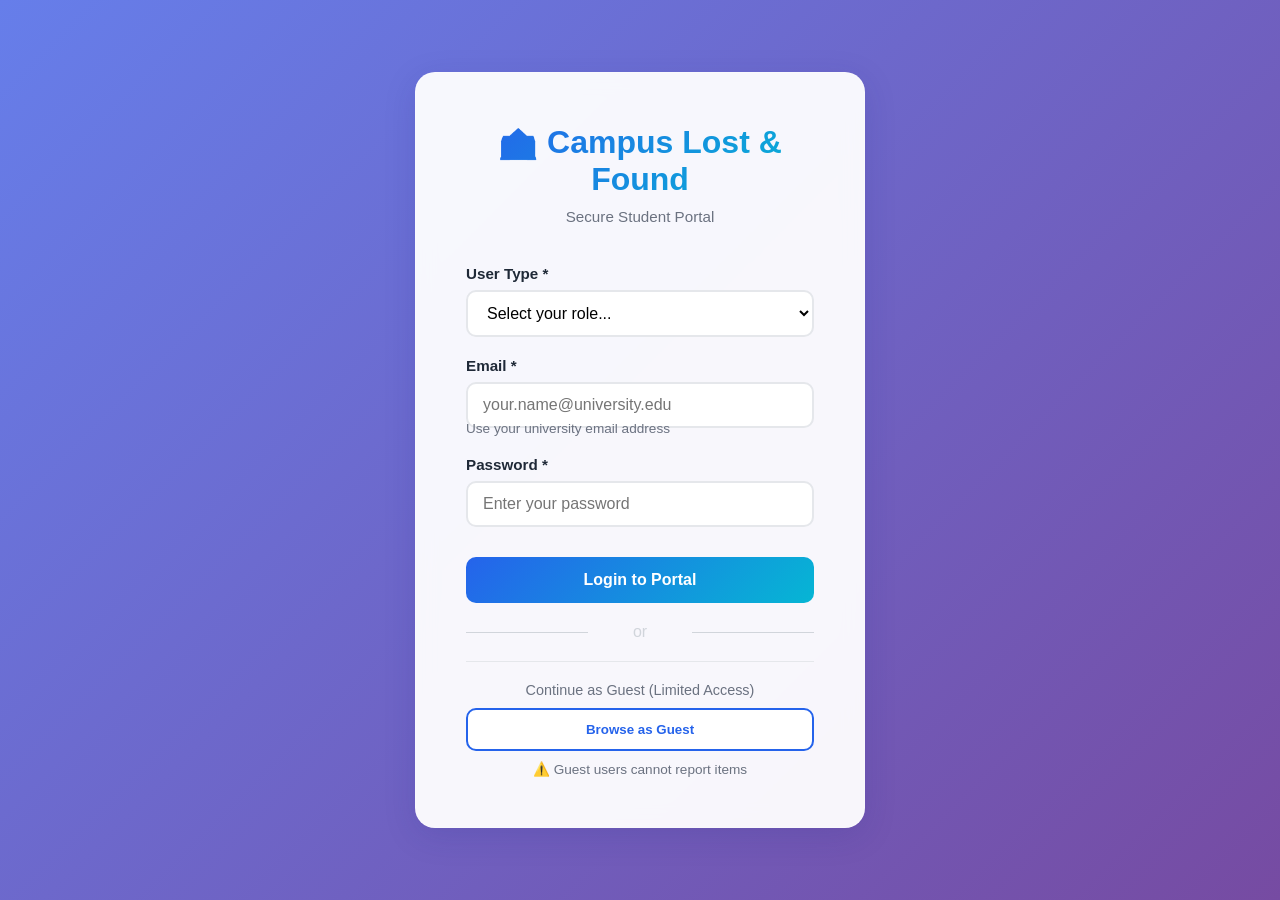
<file: login.html>
<!DOCTYPE html>
<html lang="en">
<head>
    <meta charset="UTF-8">
    <meta name="viewport" content="width=device-width, initial-scale=1.0">
    <title>Login - Campus Lost & Found</title>
    <link rel="stylesheet" href="styles.css">
    <style>
        .login-page {
            min-height: 100vh;
            display: flex;
            align-items: center;
            justify-content: center;
            padding: 20px;
            background: linear-gradient(135deg, #667eea 0%, #764ba2 100%);
            position: relative;
            overflow: hidden;
        }

        .login-container {
            background: rgba(255, 255, 255, 0.95);
            backdrop-filter: blur(10px);
            border: 1px solid rgba(255, 255, 255, 0.2);
            border-radius: 20px;
            padding: 50px;
            max-width: min(450px, 90vw);
            width: 100%;
            box-shadow: 0 8px 32px rgba(31, 38, 135, 0.15);
            animation: slideUp 0.6s ease;
            position: relative;
            z-index: 10;
        }

        .login-header {
            text-align: center;
            margin-bottom: 40px;
        }

        .login-header h1 {
            font-size: 2rem;
            background: linear-gradient(135deg, #2563eb, #06b6d4);
            -webkit-background-clip: text;
            -webkit-text-fill-color: transparent;
            background-clip: text;
            margin-bottom: 10px;
        }

        .login-header p {
            color: #6b7280;
            font-size: 0.95rem;
        }

        .login-form {
            display: flex;
            flex-direction: column;
            gap: 20px;
        }

        .form-group {
            display: flex;
            flex-direction: column;
            gap: 8px;
        }

        .form-group label {
            font-weight: 600;
            color: #1f2937;
            font-size: 0.95rem;
        }

        .form-group input,
        .form-group select {
            padding: 12px 15px;
            border: 2px solid #e5e7eb;
            border-radius: 10px;
            font-size: 1rem;
            font-family: inherit;
            transition: all 0.3s ease;
            background: white;
        }

        .form-group input:focus,
        .form-group select:focus {
            outline: none;
            border-color: #2563eb;
            box-shadow: 0 0 0 3px rgba(37, 99, 235, 0.1);
            background: white;
        }

        .email-domain-hint {
            font-size: 0.85rem;
            color: #6b7280;
            margin-top: -15px;
        }

        .login-button {
            padding: 14px;
            background: linear-gradient(135deg, #2563eb, #06b6d4);
            color: white;
            border: none;
            border-radius: 10px;
            font-size: 1rem;
            font-weight: 600;
            cursor: pointer;
            transition: all 0.3s ease;
            margin-top: 10px;
        }

        .login-button:hover {
            transform: translateY(-2px);
            box-shadow: 0 8px 25px rgba(37, 99, 235, 0.4);
        }

        .login-button:active {
            transform: translateY(0);
        }

        .divider {
            text-align: center;
            color: #d1d5db;
            margin: 20px 0;
            position: relative;
        }

        .divider::before,
        .divider::after {
            content: '';
            position: absolute;
            top: 50%;
            width: 35%;
            height: 1px;
            background: #d1d5db;
        }

        .divider::before {
            left: 0;
        }

        .divider::after {
            right: 0;
        }

        .guest-login {
            border-top: 1px solid #e5e7eb;
            padding-top: 20px;
            text-align: center;
        }

        .guest-btn {
            background: white;
            color: #2563eb;
            border: 2px solid #2563eb;
            padding: 12px;
            border-radius: 10px;
            font-weight: 600;
            cursor: pointer;
            transition: all 0.3s ease;
            width: 100%;
        }

        .guest-btn:hover {
            background: #f3f4f6;
        }

        .guest-text {
            font-size: 0.9rem;
            color: #6b7280;
            margin-bottom: 10px;
        }

        .error-message {
            padding: 12px;
            background: #fee2e2;
            color: #dc2626;
            border-radius: 8px;
            border-left: 4px solid #dc2626;
            display: none;
            animation: slideDown 0.3s ease;
        }

        .success-message {
            padding: 12px;
            background: #dcfce7;
            color: #15803d;
            border-radius: 8px;
            border-left: 4px solid #15803d;
            display: none;
            animation: slideDown 0.3s ease;
        }

        .user-type-badge {
            text-align: center;
            margin-top: 20px;
            padding: 10px;
            background: #f3f4f6;
            border-radius: 8px;
            font-size: 0.9rem;
            color: #6b7280;
        }

        @keyframes slideDown {
            from {
                opacity: 0;
                transform: translateY(-10px);
            }
            to {
                opacity: 1;
                transform: translateY(0);
            }
        }

        @media (max-width: 480px) {
            .login-container {
                padding: 30px 20px;
                max-width: 95vw;
            }

            .login-header h1 {
                font-size: 1.5rem;
            }
        }

        /* Dark mode support for login page */
        body.dark-mode .login-container {
            background: #1f2937;
            border: 1px solid #374151;
        }

        body.dark-mode .login-header p {
            color: #9ca3af;
        }

        body.dark-mode .form-group label {
            color: #e5e7eb;
        }

        body.dark-mode .form-group input,
        body.dark-mode .form-group select {
            background: #111827;
            color: #e5e7eb;
            border-color: #374151;
        }

        body.dark-mode .form-group input:focus,
        body.dark-mode .form-group select:focus {
            outline: none;
            border-color: #60a5fa;
            box-shadow: 0 0 0 3px rgba(96, 165, 250, 0.2);
            background: #111827;
        }

        body.dark-mode .form-group input::placeholder,
        body.dark-mode .form-group select::placeholder {
            color: #9ca3af;
        }

        body.dark-mode .email-domain-hint {
            color: #9ca3af;
        }

        body.dark-mode .divider {
            color: #374151;
        }

        body.dark-mode .divider::before,
        body.dark-mode .divider::after {
            background: #374151;
        }

        body.dark-mode .guest-login {
            border-top-color: #374151;
        }

        body.dark-mode .guest-btn {
            background: #111827;
            color: #60a5fa;
            border-color: #374151;
        }

        body.dark-mode .guest-btn:hover {
            background: #1f2937;
        }

        body.dark-mode .guest-text {
            color: #9ca3af;
        }

        body.dark-mode .error-message {
            background: rgba(220, 38, 38, 0.2);
            color: #fca5a5;
            border-left-color: #fca5a5;
        }

        body.dark-mode .success-message {
            background: rgba(16, 185, 129, 0.2);
            color: #86efac;
            border-left-color: #86efac;
        }

        body.dark-mode .user-type-badge {
            background: #111827;
            color: #9ca3af;
        }
    </style>
</head>
<body>
    <!-- Full Page Floating Background -->
    <div class="page-floating-background">
        <div class="floating-item item-1">📱</div>
        <div class="floating-item item-2">⌚</div>
        <div class="floating-item item-3">👜</div>
        <div class="floating-item item-4">💼</div>
        <div class="floating-item item-5">🎧</div>
        <div class="floating-item item-6">🔑</div>
        <div class="floating-item item-7">🎓</div>
        <div class="floating-item item-8">👓</div>
    </div>

    <div class="login-page">
        <div class="hero-background">
            <div class="floating-item item-1">📱</div>
            <div class="floating-item item-2">⌚</div>
            <div class="floating-item item-3">👜</div>
            <div class="floating-item item-4">💼</div>
            <div class="floating-item item-5">🎧</div>
            <div class="floating-item item-6">🔑</div>
            <div class="floating-item item-7">🎓</div>
            <div class="floating-item item-8">👓</div>
        </div>
        <div class="login-container">
            <div class="login-header">
                <h1>🏫 Campus Lost & Found</h1>
                <p>Secure Student Portal</p>
            </div>

            <div id="errorMessage" class="error-message"></div>
            <div id="successMessage" class="success-message"></div>

            <form class="login-form" id="loginForm">
                <div class="form-group">
                    <label for="userType">User Type *</label>
                    <select id="userType" required onchange="updateEmailHint()">
                        <option value="">Select your role...</option>
                        <option value="student">🎓 Student</option>
                        <option value="staff">👨‍💼 Campus Staff</option>
                    </select>
                </div>

                <div class="form-group">
                    <label for="email">Email *</label>
                    <input type="email" id="email" name="email" placeholder="your.name@university.edu" required>
                    <div class="email-domain-hint" id="emailHint">Use your university email address</div>
                </div>

                <div class="form-group">
                    <label for="password">Password *</label>
                    <input type="password" id="password" name="password" placeholder="Enter your password" required>
                </div>

                <button type="submit" class="login-button">Login to Portal</button>
            </form>

            <div class="divider">or</div>

            <div class="guest-login">
                <p class="guest-text">Continue as Guest (Limited Access)</p>
                <button type="button" class="guest-btn" onclick="loginAsGuest()">Browse as Guest</button>
                <p style="font-size: 0.85rem; color: #6b7280; margin-top: 10px;">
                    ⚠️ Guest users cannot report items
                </p>
            </div>

            <div class="user-type-badge" id="userTypeBadge" style="display: none;">
                You will be logged in as: <strong id="userTypeDisplay"></strong>
            </div>
        </div>
    </div>

    <script>
        // Initialize authentication system
        function initAuthSystem() {
            if (!localStorage.getItem('registeredUsers')) {
                // Pre-register some test users
                const testUsers = {
                    'test@university.edu': { password: 'test123', type: 'student', name: 'Test Student' },
                    'admin@university.edu': { password: 'admin123', type: 'staff', name: 'Admin Staff', isAdmin: true }
                };
                localStorage.setItem('registeredUsers', JSON.stringify(testUsers));
            }
        }

        function updateEmailHint() {
            const userType = document.getElementById('userType').value;
            const emailHint = document.getElementById('emailHint');
            
            if (userType === 'student') {
                emailHint.textContent = 'Use your student email (@university.edu)';
            } else if (userType === 'staff') {
                emailHint.textContent = 'Use your staff email (@university.edu)';
            } else {
                emailHint.textContent = 'Use your university email address';
            }
        }

        function validateUniversityEmail(email) {
            const universityDomains = ['university.edu', 'uni.edu', 'college.edu', 'student.edu'];
            const domain = email.split('@')[1];
            return universityDomains.some(d => domain === d);
        }

        document.getElementById('loginForm').addEventListener('submit', function(e) {
            e.preventDefault();

            const email = document.getElementById('email').value;
            const password = document.getElementById('password').value;
            const userType = document.getElementById('userType').value;
            const errorMsg = document.getElementById('errorMessage');
            const successMsg = document.getElementById('successMessage');

            errorMsg.style.display = 'none';
            successMsg.style.display = 'none';

            // Validate university email
            if (!validateUniversityEmail(email)) {
                errorMsg.textContent = '❌ Please use your university email address';
                errorMsg.style.display = 'block';
                return;
            }

            // Check credentials
            const registeredUsers = JSON.parse(localStorage.getItem('registeredUsers'));
            const user = registeredUsers[email];

            if (!user) {
                errorMsg.textContent = '❌ Email not found. Please register first or contact your administrator.';
                errorMsg.style.display = 'block';
                return;
            }

            if (user.password !== password) {
                errorMsg.textContent = '❌ Incorrect password. Please try again.';
                errorMsg.style.display = 'block';
                return;
            }

            if (user.type !== userType) {
                errorMsg.textContent = `❌ This account is registered as a ${user.type}. Please select the correct user type.`;
                errorMsg.style.display = 'block';
                return;
            }

            // Successful login
            const sessionData = {
                email: email,
                name: user.name,
                type: userType,
                isAdmin: user.isAdmin || false,
                loginTime: new Date().toISOString()
            };

            localStorage.setItem('currentUser', JSON.stringify(sessionData));
            localStorage.setItem('isLoggedIn', 'true');

            successMsg.textContent = `✅ Welcome ${user.name}! Redirecting...`;
            successMsg.style.display = 'block';

            setTimeout(() => {
                window.location.href = 'index.html';
            }, 1500);
        });

        function loginAsGuest() {
            const sessionData = {
                email: 'guest@university.edu',
                name: 'Guest User',
                type: 'guest',
                isAdmin: false,
                loginTime: new Date().toISOString()
            };

            localStorage.setItem('currentUser', JSON.stringify(sessionData));
            localStorage.setItem('isLoggedIn', 'true');

            setTimeout(() => {
                window.location.href = 'index.html';
            }, 500);
        }

        // Initialize on page load
        document.addEventListener('DOMContentLoaded', function() {
            initAuthSystem();
            
            // Check if already logged in
            if (localStorage.getItem('isLoggedIn') === 'true') {
                window.location.href = 'index.html';
            }
        });
    </script>
</body>
</html>
</file>
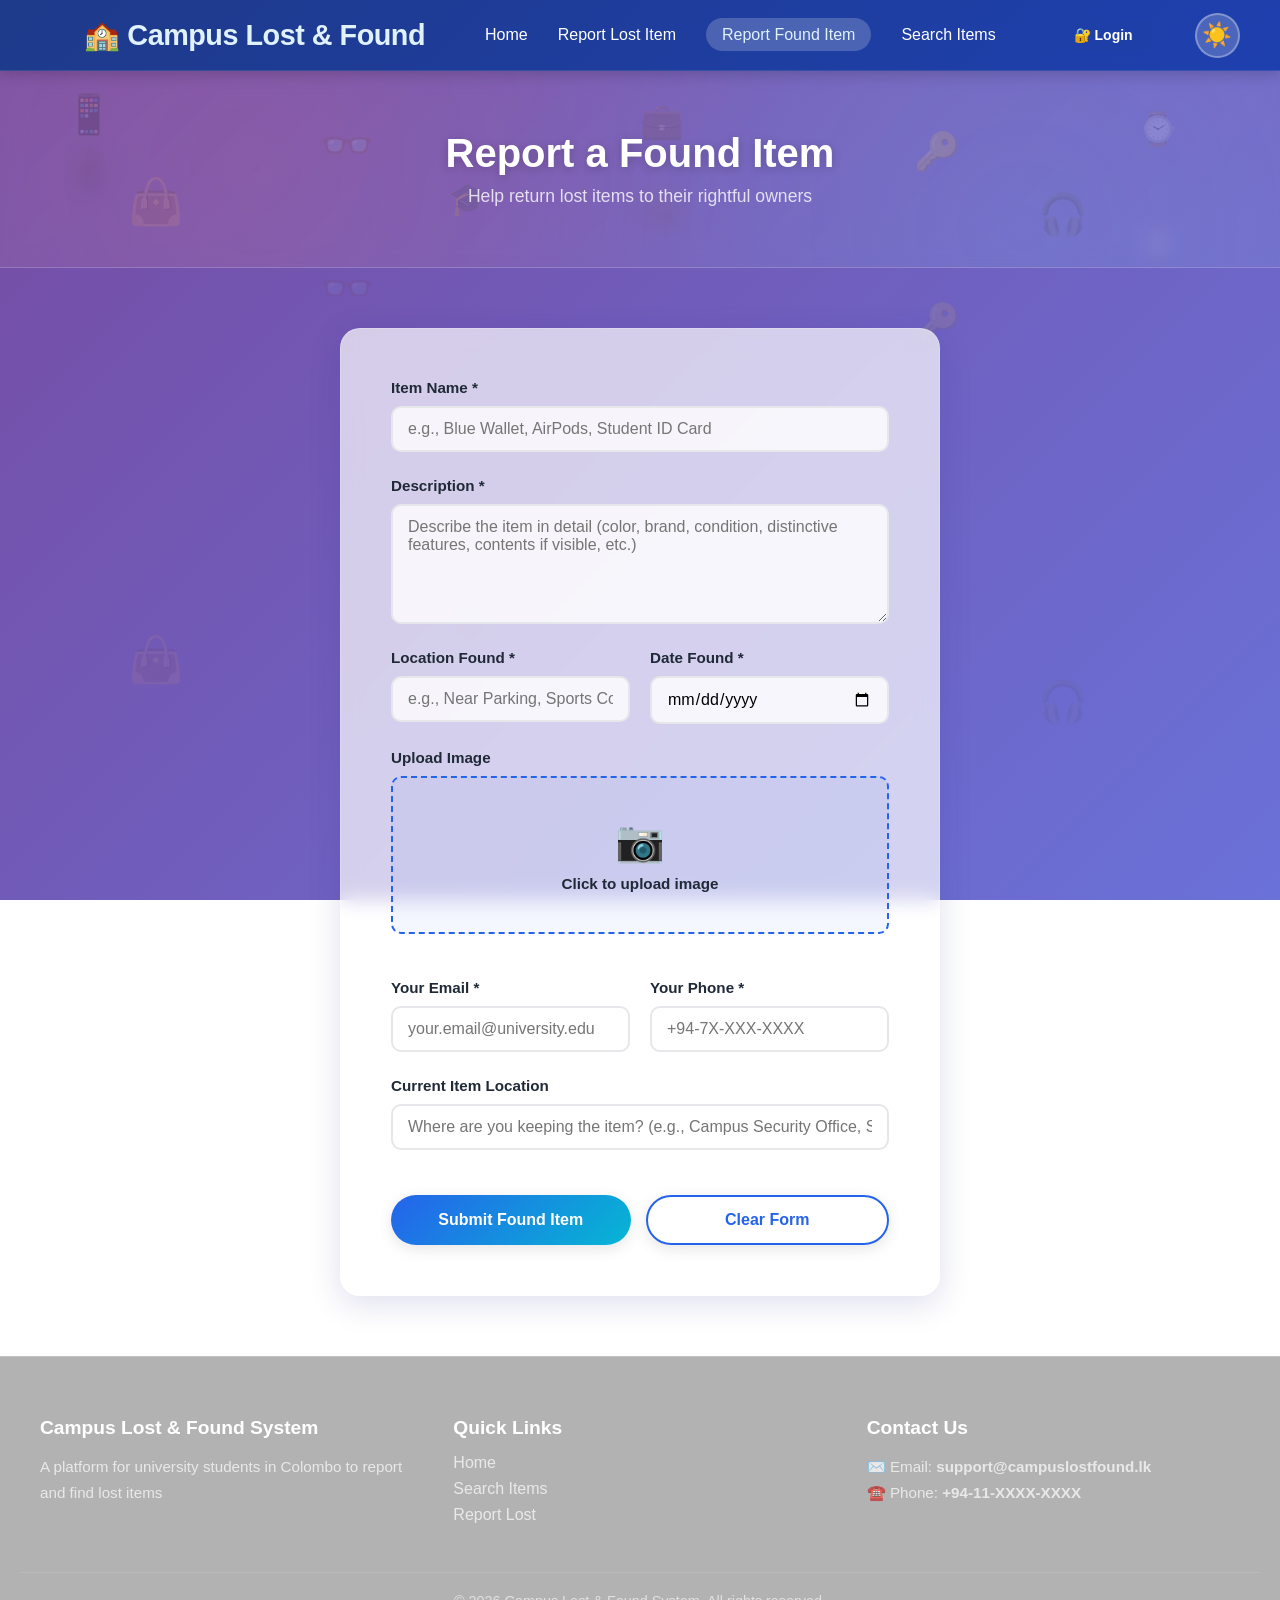
<file: report-found.html>
<!DOCTYPE html>
<html lang="en">
<head>
    <meta charset="UTF-8">
    <meta name="viewport" content="width=device-width, initial-scale=1.0">
    <title>Report Found Item - Campus Lost & Found</title>
    <link rel="stylesheet" href="styles.css">
</head>
<body>
    <!-- Full Page Floating Background -->
    <div class="page-floating-background">
        <div class="floating-item item-1">📱</div>
        <div class="floating-item item-2">⌚</div>
        <div class="floating-item item-3">👜</div>
        <div class="floating-item item-4">💼</div>
        <div class="floating-item item-5">🎧</div>
        <div class="floating-item item-6">🔑</div>
        <div class="floating-item item-7">🎓</div>
        <div class="floating-item item-8">👓</div>
    </div>

    <!-- Navigation Bar -->
    <nav class="navbar">
        <div class="nav-container">
            <div class="nav-logo">
                <h1>🏫 Campus Lost & Found</h1>
            </div>
            <button class="nav-toggle" id="navToggle" aria-label="Toggle navigation menu">☰</button>
            <ul class="nav-menu" id="navMenu">
                <li class="nav-item">
                    <a href="index.html" class="nav-link">Home</a>
                </li>
                <li class="nav-item">
                    <a href="report-lost.html" class="nav-link">Report Lost Item</a>
                </li>
                <li class="nav-item">
                    <a href="report-found.html" class="nav-link active">Report Found Item</a>
                </li>
                <li class="nav-item">
                    <a href="search.html" class="nav-link">Search Items</a>
                </li>
                <li class="nav-item nav-item-more">
                    <button class="nav-link more-btn" id="moreBtn" aria-expanded="false">More ▾</button>
                    <ul class="more-dropdown" id="moreDropdown">
                        <li><a href="index.html">Home</a></li>
                        <li><a href="report-lost.html">Report Lost Item</a></li>
                        <li><a href="report-found.html">Report Found Item</a></li>
                        <li><a href="search.html">Search Items</a></li>
                    </ul>
                </li>
            </ul>
            <div class="navbar-buttons">
            </div>
            <button class="dark-mode-toggle" id="darkModeToggle" title="Toggle Dark Mode">
                <span class="sun-icon">☀️</span>
                <span class="moon-icon">🌙</span>
            </button>
        </div>
    </nav>

    <!-- Page Header -->
    <section class="page-header">
        <h1>Report a Found Item</h1>
        <p>Help return lost items to their rightful owners</p>
        <div class="hero-background">
            <div class="floating-item item-1">📱</div>
            <div class="floating-item item-2">⌚</div>
            <div class="floating-item item-3">👜</div>
            <div class="floating-item item-4">💼</div>
            <div class="floating-item item-5">🎧</div>
            <div class="floating-item item-6">🔑</div>
            <div class="floating-item item-7">🎓</div>
            <div class="floating-item item-8">👓</div>
        </div>
    </section>

    <!-- Form Section -->
    <section class="form-section">
        <div class="container">
            <div class="form-container glass-effect">
                <form id="foundItemForm" class="form">
                    <div class="form-group">
                        <label for="itemName">Item Name *</label>
                        <input type="text" id="itemName" name="itemName" required placeholder="e.g., Blue Wallet, AirPods, Student ID Card">
                    </div>

                    <div class="form-group">
                        <label for="itemDescription">Description *</label>
                        <textarea id="itemDescription" name="itemDescription" required placeholder="Describe the item in detail (color, brand, condition, distinctive features, contents if visible, etc.)"></textarea>
                    </div>

                    <div class="form-row">
                        <div class="form-group">
                            <label for="locationFound">Location Found *</label>
                            <input type="text" id="locationFound" name="locationFound" required placeholder="e.g., Near Parking, Sports Complex, Engineering Building">
                        </div>

                        <div class="form-group">
                            <label for="dateFound">Date Found *</label>
                            <input type="date" id="dateFound" name="dateFound" required>
                        </div>
                    </div>

                    <div class="form-group">
                        <label for="imageUpload">Upload Image</label>
                        <div class="file-upload">
                            <input type="file" id="imageUpload" name="imageUpload" accept="image/*">
                            <label for="imageUpload" class="file-label">
                                <span class="file-icon">📷</span>
                                <span>Click to upload image</span>
                            </label>
                            <div id="imagePreview" class="image-preview"></div>
                            <div id="imageQuality" class="image-quality" style="display: none; margin-top: 10px; padding: 10px; background: #f0f9ff; border-radius: 8px; font-size: 13px;"></div>
                        </div>
                    </div>

                    <div class="form-row">
                        <div class="form-group">
                            <label for="contactEmail">Your Email *</label>
                            <input type="email" id="contactEmail" name="contactEmail" required placeholder="your.email@university.edu">
                        </div>

                        <div class="form-group">
                            <label for="contactPhone">Your Phone *</label>
                            <input type="tel" id="contactPhone" name="contactPhone" required placeholder="+94-7X-XXX-XXXX">
                        </div>
                    </div>

                    <div class="form-group">
                        <label for="currentLocation">Current Item Location</label>
                        <input type="text" id="currentLocation" name="currentLocation" placeholder="Where are you keeping the item? (e.g., Campus Security Office, Student Center)">
                    </div>

                    <div class="form-buttons">
                        <button type="submit" class="btn btn-primary">Submit Found Item</button>
                        <button type="reset" class="btn btn-outline">Clear Form</button>
                    </div>
                </form>

                <div id="successMessage" class="success-message" style="display: none;">
                    ✅ Thank you! Your found item has been reported. We'll notify potential owners if a match is found.
                </div>
            </div>
        </div>
    </section>

    <!-- Footer -->
    <footer class="footer">
        <div class="footer-content">
            <div class="footer-section">
                <h4>Campus Lost & Found System</h4>
                <p>A platform for university students in Colombo to report and find lost items</p>
            </div>
            <div class="footer-section">
                <h4>Quick Links</h4>
                <ul>
                    <li><a href="index.html">Home</a></li>
                    <li><a href="search.html">Search Items</a></li>
                    <li><a href="report-lost.html">Report Lost</a></li>
                </ul>
            </div>
            <div class="footer-section">
                <h4>Contact Us</h4>
                <p>✉️ Email: <strong>support@campuslostfound.lk</strong></p>
                <p>☎️ Phone: <strong>+94-11-XXXX-XXXX</strong></p>
            </div>
        </div>
        <div class="footer-bottom">
            <p>&copy; 2026 Campus Lost & Found System. All rights reserved.</p>
        </div>
    </footer>

    <script src="script.js"></script>
    <script>
        // Handle found item form submission
        document.getElementById('foundItemForm').addEventListener('submit', handleFoundItemSubmit);
        document.getElementById('imageUpload').addEventListener('change', previewImage);
    </script>
</body>
</html>
</file>
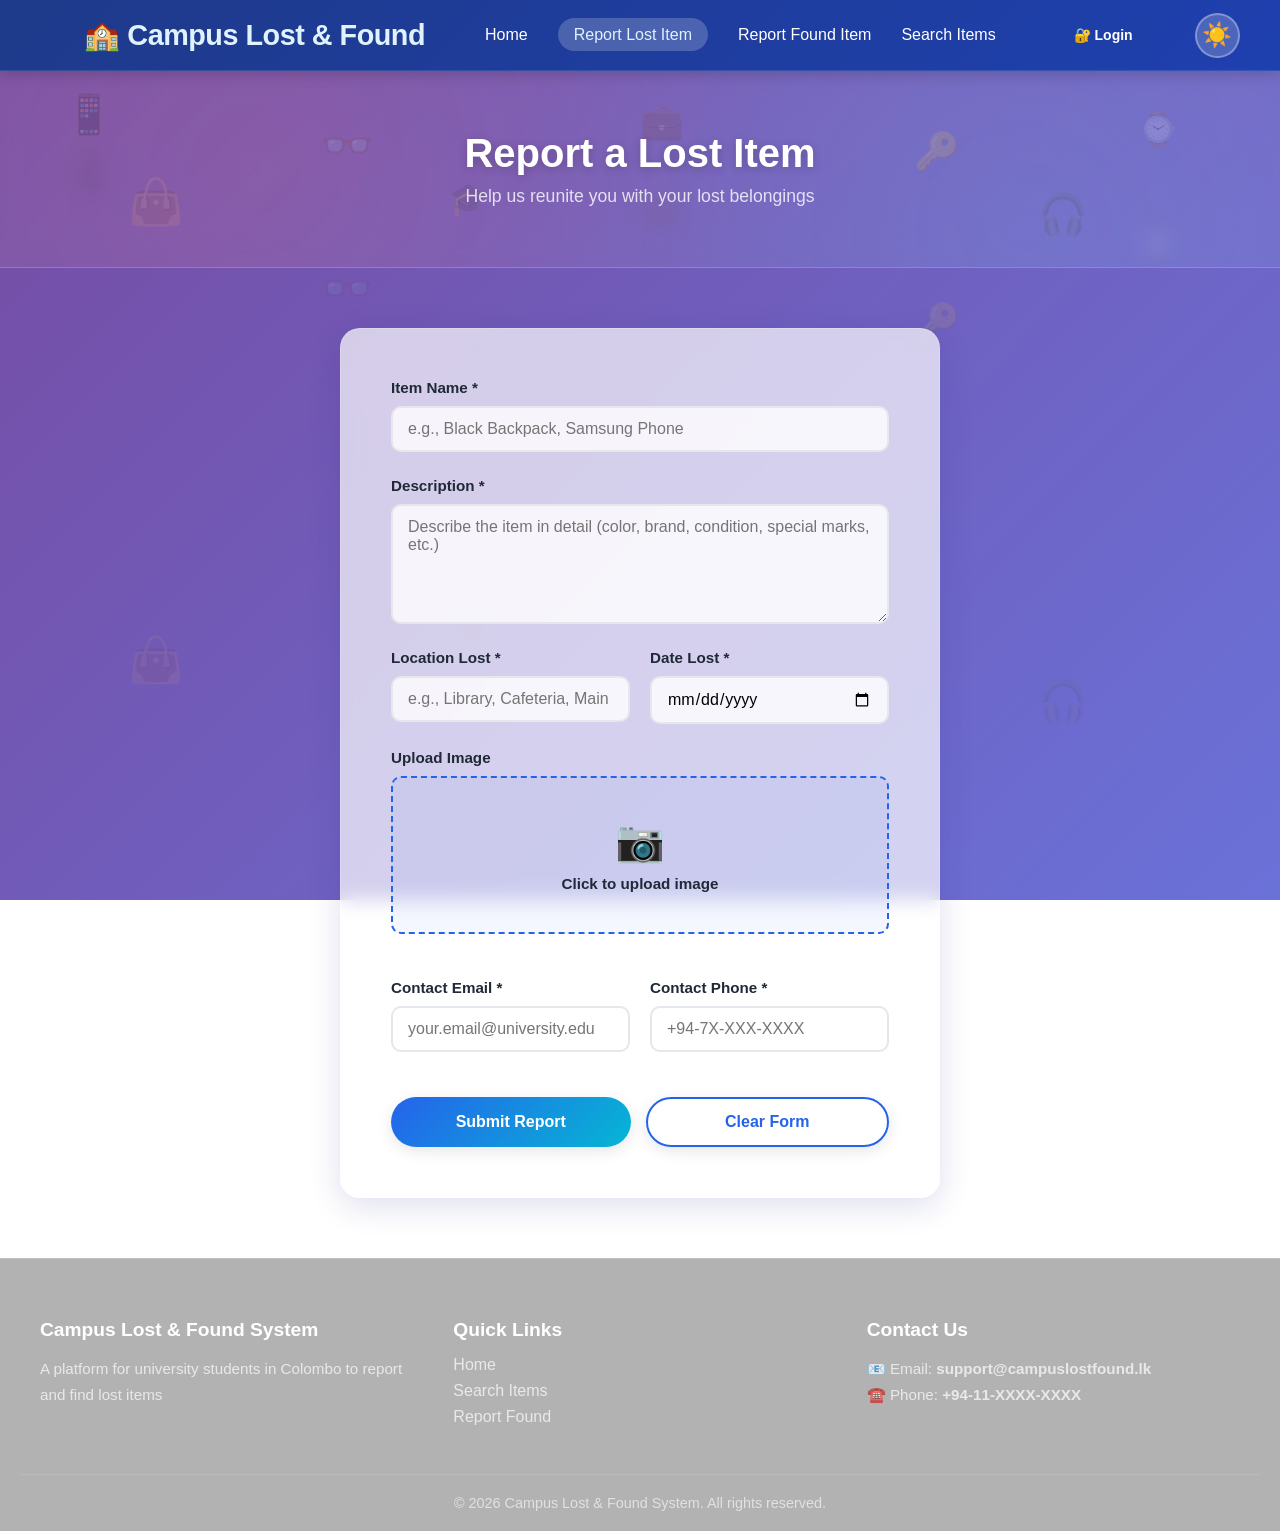
<file: report-lost.html>
<!DOCTYPE html>
<html lang="en">
<head>
    <meta charset="UTF-8">
    <meta name="viewport" content="width=device-width, initial-scale=1.0">
    <title>Report Lost Item - Campus Lost & Found</title>
    <link rel="stylesheet" href="styles.css">
</head>
<body>
    <!-- Full Page Floating Background -->
    <div class="page-floating-background">
        <div class="floating-item item-1">📱</div>
        <div class="floating-item item-2">⌚</div>
        <div class="floating-item item-3">👜</div>
        <div class="floating-item item-4">💼</div>
        <div class="floating-item item-5">🎧</div>
        <div class="floating-item item-6">🔑</div>
        <div class="floating-item item-7">🎓</div>
        <div class="floating-item item-8">👓</div>
    </div>

    <!-- Navigation Bar -->
    <nav class="navbar">
        <div class="nav-container">
            <div class="nav-logo">
                <h1>🏫 Campus Lost & Found</h1>
            </div>
            <button class="nav-toggle" id="navToggle" aria-label="Toggle navigation menu">☰</button>
            <ul class="nav-menu" id="navMenu">
                <li class="nav-item">
                    <a href="index.html" class="nav-link">Home</a>
                </li>
                <li class="nav-item">
                    <a href="report-lost.html" class="nav-link active">Report Lost Item</a>
                </li>
                <li class="nav-item">
                    <a href="report-found.html" class="nav-link">Report Found Item</a>
                </li>
                <li class="nav-item">
                    <a href="search.html" class="nav-link">Search Items</a>
                </li>
                <li class="nav-item nav-item-more">
                    <button class="nav-link more-btn" id="moreBtn" aria-expanded="false">More ▾</button>
                    <ul class="more-dropdown" id="moreDropdown">
                        <li><a href="index.html">Home</a></li>
                        <li><a href="report-lost.html">Report Lost Item</a></li>
                        <li><a href="report-found.html">Report Found Item</a></li>
                        <li><a href="search.html">Search Items</a></li>
                    </ul>
                </li>
            </ul>
            <div class="navbar-buttons">
            </div>
            <button class="dark-mode-toggle" id="darkModeToggle" title="Toggle Dark Mode">
                <span class="sun-icon">☀️</span>
                <span class="moon-icon">🌙</span>
            </button>
        </div>
    </nav>

    <!-- Page Header -->
    <section class="page-header">
        <h1>Report a Lost Item</h1>
        <p>Help us reunite you with your lost belongings</p>
        <div class="hero-background">
            <div class="floating-item item-1">📱</div>
            <div class="floating-item item-2">⌚</div>
            <div class="floating-item item-3">👜</div>
            <div class="floating-item item-4">💼</div>
            <div class="floating-item item-5">🎧</div>
            <div class="floating-item item-6">🔑</div>
            <div class="floating-item item-7">🎓</div>
            <div class="floating-item item-8">👓</div>
        </div>
    </section>

    <!-- Form Section -->
    <section class="form-section">
        <div class="container">
            <div class="form-container glass-effect">
                <form id="lostItemForm" class="form">
                    <div class="form-group">
                        <label for="itemName">Item Name *</label>
                        <input type="text" id="itemName" name="itemName" required placeholder="e.g., Black Backpack, Samsung Phone">
                    </div>

                    <div class="form-group">
                        <label for="itemDescription">Description *</label>
                        <textarea id="itemDescription" name="itemDescription" required placeholder="Describe the item in detail (color, brand, condition, special marks, etc.)"></textarea>
                    </div>

                    <div class="form-row">
                        <div class="form-group">
                            <label for="locationLost">Location Lost *</label>
                            <input type="text" id="locationLost" name="locationLost" required placeholder="e.g., Library, Cafeteria, Main Hall">
                        </div>

                        <div class="form-group">
                            <label for="dateLost">Date Lost *</label>
                            <input type="date" id="dateLost" name="dateLost" required>
                        </div>
                    </div>

                    <div class="form-group">
                        <label for="imageUpload">Upload Image</label>
                        <div class="file-upload">
                            <input type="file" id="imageUpload" name="imageUpload" accept="image/*">
                            <label for="imageUpload" class="file-label">
                                <span class="file-icon">📷</span>
                                <span>Click to upload image</span>
                            </label>
                            <div id="imagePreview" class="image-preview"></div>
                            <div id="imageQuality" class="image-quality" style="display: none; margin-top: 10px; padding: 10px; background: #f0f9ff; border-radius: 8px; font-size: 13px;"></div>
                        </div>
                    </div>

                    <div class="form-row">
                        <div class="form-group">
                            <label for="contactEmail">Contact Email *</label>
                            <input type="email" id="contactEmail" name="contactEmail" required placeholder="your.email@university.edu">
                        </div>

                        <div class="form-group">
                            <label for="contactPhone">Contact Phone *</label>
                            <input type="tel" id="contactPhone" name="contactPhone" required placeholder="+94-7X-XXX-XXXX">
                        </div>
                    </div>

                    <div class="form-buttons">
                        <button type="submit" class="btn btn-primary">Submit Report</button>
                        <button type="reset" class="btn btn-outline">Clear Form</button>
                    </div>
                </form>

                <div id="successMessage" class="success-message" style="display: none;">
                    ✅ Your lost item has been reported successfully! We'll notify you if a match is found.
                </div>
            </div>
        </div>
    </section>

    <!-- Footer -->
    <footer class="footer">
        <div class="footer-content">
            <div class="footer-section">
                <h4>Campus Lost & Found System</h4>
                <p>A platform for university students in Colombo to report and find lost items</p>
            </div>
            <div class="footer-section">
                <h4>Quick Links</h4>
                <ul>
                    <li><a href="index.html">Home</a></li>
                    <li><a href="search.html">Search Items</a></li>
                    <li><a href="report-found.html">Report Found</a></li>
                </ul>
            </div>
            <div class="footer-section">
                <h4>Contact Us</h4>
                <p>📧 Email: <strong>support@campuslostfound.lk</strong></p>
                <p>☎️ Phone: <strong>+94-11-XXXX-XXXX</strong></p>
            </div>
        </div>
        <div class="footer-bottom">
            <p>&copy; 2026 Campus Lost & Found System. All rights reserved.</p>
        </div>
    </footer>

    <script src="script.js"></script>
    <script>
        // Handle lost item form submission
        document.getElementById('lostItemForm').addEventListener('submit', handleLostItemSubmit);
        document.getElementById('imageUpload').addEventListener('change', previewImage);
    </script>
</body>
</html>
</file>
<file: styles.css>
/* ========================
   GLOBAL STYLES & RESET
   ======================== */

* {
    margin: 0;
    padding: 0;
    box-sizing: border-box;
}

:root {
    --primary-color: #2563eb;
    --primary-light: #3b82f6;
    --primary-dark: #1e40af;
    --secondary-color: #06b6d4;
    --success-color: #10b981;
    --danger-color: #ef4444;
    --warning-color: #f59e0b;
    --text-dark: #1f2937;
    --text-light: #6b7280;
    --bg-light: #f3f4f6;
    --bg-white: #ffffff;
    --border-color: #e5e7eb;
    --glass-bg: rgba(255, 255, 255, 0.7);
    --glass-border: rgba(255, 255, 255, 0.2);
    --shadow: 0 8px 32px rgba(31, 38, 135, 0.15);
}

/* Dark Mode Variables */
body.dark-mode {
    --primary-color: #3b82f6;
    --primary-light: #60a5fa;
    --primary-dark: #1e40af;
    --secondary-color: #06b6d4;
    --text-dark: #e5e7eb;
    --text-light: #9ca3af;
    --bg-light: #1f2937;
    --bg-white: #111827;
    --border-color: #374151;
    --glass-bg: rgba(17, 24, 39, 0.7);
    --glass-border: rgba(255, 255, 255, 0.1);
    --shadow: 0 8px 32px rgba(0, 0, 0, 0.3);
}

html {
    font-size: 16px;
    scroll-behavior: smooth;
}

body {
    font-family: -apple-system, BlinkMacSystemFont, 'Segoe UI', Roboto, Oxygen, Ubuntu, Cantarell, sans-serif;
    color: var(--text-dark);
    background: linear-gradient(-45deg, #667eea, #764ba2, #667eea, #764ba2);
    background-size: 400% 400%;
    background-attachment: fixed;
    min-height: 100vh;
    overflow-x: hidden;
    transition: background 0.3s ease, color 0.3s ease;
    animation: gradientShift 15s ease infinite;
    position: relative;
}

/* Full Page Floating Background */
.page-floating-background {
    position: fixed;
    top: 70px;
    left: 0;
    right: 0;
    bottom: 60px;
    pointer-events: none;
    z-index: 0;
    overflow: hidden;
}

.page-floating-background .floating-item {
    position: absolute;
    font-size: 3rem;
    opacity: 0.1;
    pointer-events: none;
    animation-duration: 10s;
    animation-iteration-count: infinite;
    animation-timing-function: ease-in-out;
}

.page-floating-background .item-1 {
    top: 10%;
    left: 5%;
    font-size: 2.5rem;
    animation-name: float-1;
    animation-duration: 12s;
}

.page-floating-background .item-2 {
    top: 20%;
    right: 8%;
    font-size: 2rem;
    animation-name: float-2;
    animation-duration: 14s;
}

.page-floating-background .item-3 {
    bottom: 20%;
    left: 10%;
    font-size: 2.8rem;
    animation-name: float-3;
    animation-duration: 13s;
}

.page-floating-background .item-4 {
    top: 15%;
    left: 50%;
    font-size: 2.2rem;
    animation-name: float-4;
    animation-duration: 15s;
}

.page-floating-background .item-5 {
    bottom: 15%;
    right: 15%;
    font-size: 2.5rem;
    animation-name: float-5;
    animation-duration: 11s;
}

.page-floating-background .item-6 {
    top: 30%;
    right: 25%;
    font-size: 2.3rem;
    animation-name: float-6;
    animation-duration: 12s;
}

.page-floating-background .item-7 {
    bottom: 25%;
    left: 35%;
    font-size: 2rem;
    animation-name: float-7;
    animation-duration: 13s;
}

.page-floating-background .item-8 {
    top: 25%;
    left: 25%;
    font-size: 2.7rem;
    animation-name: float-8;
    animation-duration: 14s;
}

body.dark-mode {
    background: linear-gradient(-45deg, #0f172a, #1a1a2e, #0f172a, #1a1a2e);
    background-size: 400% 400%;
    animation: gradientShiftDark 15s ease infinite;
}

@keyframes gradientShift {
    0% {
        background-position: 0% 50%;
    }
    50% {
        background-position: 100% 50%;
    }
    100% {
        background-position: 0% 50%;
    }
}

@keyframes gradientShiftDark {
    0% {
        background-position: 0% 50%;
    }
    50% {
        background-position: 100% 50%;
    }
    100% {
        background-position: 0% 50%;
    }
}

.container {
    max-width: 1200px;
    margin: 0 auto;
    padding: 0 20px;
    position: relative;
    z-index: 1;
}

/* Responsive container padding */
@media (max-width: 768px) {
    .container {
        padding: 0 15px;
    }
}

@media (max-width: 480px) {
    .container {
        padding: 0 10px;
    }
}

/* ========================
   NAVIGATION BAR
   ======================== */

.navbar {
    position: sticky;
    top: 0;
    z-index: 1000;
    background: linear-gradient(135deg, #1e3a8a 0%, #1e40af 100%);
    backdrop-filter: blur(10px);
    border-bottom: 1px solid rgba(255, 255, 255, 0.1);
    box-shadow: 0 2px 15px rgba(0, 0, 0, 0.2);
    animation: slideDown 0.5s ease;
}

@keyframes slideDown {
    from {
        transform: translateY(-100%);
        opacity: 0;
    }
    to {
        transform: translateY(0);
        opacity: 1;
    }
}

.nav-container {
    max-width: 1200px;
    margin: 0 auto;
    /* remove side padding so items can hit edges */
    padding: 0;
    display: flex;
    justify-content: space-between;
    align-items: center;
    height: 70px;
    flex-wrap: nowrap;
    position: relative;
}

/* prevent inner elements inheriting any extra spacing */
.nav-container > * {
    padding: 0 20px;
}

/* push logo to extreme right */
.nav-logo {
    order: 4;
    margin-left: auto;
    margin-right: 0;
}

/* ensure dark toggle stays right but after logo */
.dark-mode-toggle {
    order: 5;
    margin-left: 0;
}

/* ensure logo stays left and toggle pushes to right */
.nav-logo {
    order: 1;
}

.nav-menu {
    order: 2;
    margin-left: 20px;
}

.nav-toggle {
    display: none;
    border: none;
    background: rgba(255, 255, 255, 0.2);
    color: #ffffff;
    padding: 8px 12px;
    font-size: 1.2rem;
    border-radius: 8px;
    cursor: pointer;
    transition: all 0.3s ease;
}

.nav-toggle:hover {
    background: rgba(255, 255, 255, 0.35);
}

.nav-item-more {
    display: none;
}

.nav-item-more .more-btn {
    background: none;
    border: none;
    color: #ffffff;
    font-size: 1rem;
    padding: 8px 0;
    display: flex;
    align-items: center;
    gap: 6px;
    cursor: pointer;
}

.more-dropdown {
    position: absolute;
    right: 0;
    top: 100%;
    background: rgba(15, 23, 42, 0.95);
    border: 1px solid rgba(255, 255, 255, 0.2);
    border-radius: 10px;
    box-shadow: 0 10px 30px rgba(0, 0, 0, 0.25);
    list-style: none;
    min-width: 180px;
    display: none;
    z-index: 1001;
}

.more-dropdown li {
    margin: 0;
}

.more-dropdown li a {
    display: block;
    color: #ffffff;
    text-decoration: none;
    padding: 10px 14px;
    transition: background 0.2s ease;
}

.more-dropdown li a:hover {
    background: rgba(255, 255, 255, 0.18);
}

.more-dropdown.open {
    display: block;
}

.nav-item-more:hover .more-dropdown {
    display: block;
}

.navbar-buttons {
    order: 3;
    display: flex;
    justify-content: flex-end;
    gap: 15px;
}

.dark-mode-toggle {
    order: 4;
    margin-left: auto;
}

.nav-logo h1 {
    font-size: clamp(1.3rem, 3vw, 1.8rem);
    font-weight: 700;
    font-style: bold;
    color: #E0F2FE;
    letter-spacing: -0.5px;
    white-space: nowrap;
}

.nav-menu {
    display: flex;
    list-style: none;
    gap: 30px;
    flex-wrap: nowrap;
    white-space: nowrap;
}

.nav-item {
    position: relative;
}

.nav-link {
    color: #ffffff;
    text-decoration: none;
    font-weight: 500;
    font-size: 1rem;
    padding: 8px 0;
    transition: all 0.3s ease;
    position: relative;
}

.nav-link.active,
.nav-link:hover {
    background: rgba(255, 255, 255, 0.2);
    border-radius: 20px;
    padding: 8px 16px;
    color: #e0f2fe;
    backdrop-filter: blur(10px);
}

.navbar-buttons {
    display: flex;
    gap: 10px;
    align-items: center;
    margin-left: 20px;
}

.dark-mode-toggle {
    background: rgba(255, 255, 255, 0.2);
    border: 2px solid rgba(255, 255, 255, 0.3);
    border-radius: 50%;
    width: 45px;
    height: 45px;
    display: flex;
    align-items: center;
    justify-content: center;
    cursor: pointer;
    transition: all 0.3s ease;
    font-size: 1.5rem;
    position: relative;
    margin-left: auto;
}

.dark-mode-toggle:hover {
    background: rgba(255, 255, 255, 0.3);
    transform: scale(1.1);
}

.dark-mode-toggle .sun-icon {
    position: absolute;
    opacity: 1;
    transition: opacity 0.3s ease;
}

.dark-mode-toggle .moon-icon {
    position: absolute;
    opacity: 0;
    transition: opacity 0.3s ease;
}

body.dark-mode .dark-mode-toggle .sun-icon {
    opacity: 0;
}

body.dark-mode .dark-mode-toggle .moon-icon {
    opacity: 1;
}

body.dark-mode .dark-mode-toggle {
    background: rgba(255, 255, 255, 0.1);
    border-color: rgba(255, 255, 255, 0.2);
}

.auth-button {
    padding: 8px 16px;
    border-radius: 8px;
    font-size: 14px;
    font-weight: 600;
    text-decoration: none;
    transition: all 0.3s ease;
    white-space: nowrap;
    cursor: pointer;
    border: none;
    background: #1E3FA7 !important;
    color: white;
}

.auth-button:hover {
    background: #E0F2FE !important;
    color: black !important;
    transform: translateY(-2px) scale(1.05);
    box-shadow: 0 4px 12px rgba(0, 0, 0, 0.15);
}

.navbar-buttons .user-badge {
    background: var(--gradient);
    color: white;
    border-radius: 25px;
    padding: 8px 15px;
    font-size: 14px;
    font-weight: 600;
}

.navbar-buttons .logout-btn {
    background: rgba(239, 68, 68, 0.9);
    color: white;
    border: none;
    cursor: pointer;
}

.navbar-buttons .logout-btn:hover {
    background: rgb(239, 68, 68);
    transform: translateY(-2px);
}

.navbar-buttons .admin-link {
    background: rgba(147, 51, 234, 0.9);
    color: white;
    text-decoration: none;
    display: inline-block;
}

.navbar-buttons .admin-link:hover {
    background: rgb(147, 51, 234);
    transform: translateY(-2px);
}

/* Mobile navbar buttons */
@media (max-width: 768px) {
    .nav-item-more {
        display: none;
    }

    .nav-container {
        flex-direction: column;
        justify-content: center;
        align-items: center;
        position: relative;
        padding: 8px 0;
    }

    .nav-logo {
        order: 1;
        width: 100%;
        margin: 0;
        padding: 10px 20px;
        box-sizing: border-box;
        text-align: center;
    }

    .nav-toggle {
        display: block;
        z-index: 1002;
        order: 2;
        position: absolute;
        left: 16px;
        top: 15px;
        width: 46px;
        height: 46px;
        border-radius: 10px;
        border: none;
        background: rgba(255, 255, 255, 0.2);
        color: #ffffff;
        font-size: 1.5rem;
    }

    .nav-toggle:hover {
        background: rgba(255, 255, 255, 0.35);
    }

    .dark-mode-toggle {
        order: 2;
        position: absolute;
        right: 16px;
        top: 13px;
        width: 46px;
        height: 46px;
    }

    .nav-menu {
        order: 3;
        position: absolute;
        top: 70px;
        left: 8px;
        right: 8px;
        width: calc(100% - 16px);
        max-height: 0;
        overflow: hidden;
        background: rgba(6, 18, 63, 0.95);
        border-radius: 14px;
        border: 1px solid rgba(255, 255, 255, 0.15);
        box-shadow: 0 14px 25px rgba(0, 0, 0, 0.32);
        flex-direction: column;
        transition: max-height 0.25s ease-out, opacity 0.25s ease;
        opacity: 0;
        z-index: 1001;
        backdrop-filter: blur(8px);
    }

    .nav-menu.open {
        max-height: 320px;
        opacity: 1;
    }

    .nav-item {
        width: 100%;
        border-bottom: 1px solid rgba(255, 255, 255, 0.1);
    }

    .nav-link {
        display: block;
        width: 100%;
        padding: 14px 20px;
        color: #e9f2ff;
        font-size: 1.05rem;
        font-weight: 600;
        text-align: left;
        background: transparent;
        transition: background-color 0.2s ease, color 0.2s ease;
    }

    .nav-link:hover,
    .nav-link.active {
        background: rgba(255, 255, 255, 0.15);
        color: white;
    }

    .more-btn,
    .nav-item-more .more-dropdown {
        display: none;
    }

    .navbar-buttons {
        order: 4;
        margin-top: 4px;
        width: 100%;
        justify-content: center;
        display: none;
    }

    .auth-button,
    .logout-btn,
    .admin-link {
        margin: 3px;
    }
}

/* ========================
   HERO SECTION
   ======================== */

.hero {
    position: relative;
    min-height: 600px;
    display: flex;
    align-items: center;
    justify-content: center;
    overflow: hidden;
    padding: 60px 20px;
    z-index: 1;
}

.hero-background {
    position: absolute;
    top: 0;
    left: 0;
    right: 0;
    bottom: 0;
    background: radial-gradient(circle at 20% 50%, rgba(255, 100, 100, 0.1) 0%, transparent 50%),
                radial-gradient(circle at 80% 80%, rgba(100, 200, 255, 0.1) 0%, transparent 50%);
    animation: float 8s ease-in-out infinite;
    z-index: -1;
}

@keyframes float {
    0%, 100% {
        transform: translateY(0px);
    }
    50% {
        transform: translateY(20px);
    }
}

/* Floating Items Animations */
.floating-item {
    position: absolute;
    font-size: 3rem;
    opacity: 0.15;
    pointer-events: none;
    animation-duration: 10s;
    animation-iteration-count: infinite;
    animation-timing-function: ease-in-out;
}

.item-1 {
    top: 10%;
    left: 5%;
    font-size: 2.5rem;
    animation-name: float-1;
    animation-duration: 12s;
}

.item-2 {
    top: 20%;
    right: 8%;
    font-size: 2rem;
    animation-name: float-2;
    animation-duration: 14s;
}

.item-3 {
    bottom: 20%;
    left: 10%;
    font-size: 2.8rem;
    animation-name: float-3;
    animation-duration: 13s;
}

.item-4 {
    top: 15%;
    left: 50%;
    font-size: 2.2rem;
    animation-name: float-4;
    animation-duration: 15s;
}

.item-5 {
    bottom: 15%;
    right: 15%;
    font-size: 2.5rem;
    animation-name: float-5;
    animation-duration: 11s;
}

.item-6 {
    top: 30%;
    right: 25%;
    font-size: 2.3rem;
    animation-name: float-6;
    animation-duration: 12s;
}

.item-7 {
    bottom: 25%;
    left: 35%;
    font-size: 2rem;
    animation-name: float-7;
    animation-duration: 13s;
}

.item-8 {
    top: 25%;
    left: 25%;
    font-size: 2.7rem;
    animation-name: float-8;
    animation-duration: 14s;
}

@keyframes float-1 {
    0%, 100% {
        transform: translateY(0px) translateX(0px) rotate(0deg);
    }
    25% {
        transform: translateY(-30px) translateX(20px) rotate(5deg);
    }
    50% {
        transform: translateY(30px) translateX(-20px) rotate(-5deg);
    }
    75% {
        transform: translateY(-20px) translateX(10px) rotate(3deg);
    }
}

@keyframes float-2 {
    0%, 100% {
        transform: translateY(0px) translateX(0px) rotate(0deg);
    }
    25% {
        transform: translateY(25px) translateX(-25px) rotate(-8deg);
    }
    50% {
        transform: translateY(-35px) translateX(15px) rotate(8deg);
    }
    75% {
        transform: translateY(20px) translateX(-10px) rotate(-3deg);
    }
}

@keyframes float-3 {
    0%, 100% {
        transform: translateY(0px) translateX(0px) rotate(0deg);
    }
    25% {
        transform: translateY(-20px) translateX(-30px) rotate(10deg);
    }
    50% {
        transform: translateY(40px) translateX(20px) rotate(-10deg);
    }
    75% {
        transform: translateY(-15px) translateX(15px) rotate(5deg);
    }
}

@keyframes float-4 {
    0%, 100% {
        transform: translateY(0px) translateX(0px) rotate(0deg);
    }
    25% {
        transform: translateY(35px) translateX(25px) rotate(-6deg);
    }
    50% {
        transform: translateY(-25px) translateX(-20px) rotate(6deg);
    }
    75% {
        transform: translateY(10px) translateX(15px) rotate(-4deg);
    }
}

@keyframes float-5 {
    0%, 100% {
        transform: translateY(0px) translateX(0px) rotate(0deg);
    }
    25% {
        transform: translateY(-35px) translateX(-15px) rotate(7deg);
    }
    50% {
        transform: translateY(20px) translateX(25px) rotate(-7deg);
    }
    75% {
        transform: translateY(-10px) translateX(-20px) rotate(4deg);
    }
}

@keyframes float-6 {
    0%, 100% {
        transform: translateY(0px) translateX(0px) rotate(0deg);
    }
    25% {
        transform: translateY(30px) translateX(20px) rotate(-5deg);
    }
    50% {
        transform: translateY(-30px) translateX(-25px) rotate(5deg);
    }
    75% {
        transform: translateY(15px) translateX(10px) rotate(-2deg);
    }
}

@keyframes float-7 {
    0%, 100% {
        transform: translateY(0px) translateX(0px) rotate(0deg);
    }
    25% {
        transform: translateY(-25px) translateX(-20px) rotate(9deg);
    }
    50% {
        transform: translateY(35px) translateX(15px) rotate(-9deg);
    }
    75% {
        transform: translateY(-5px) translateX(-10px) rotate(3deg);
    }
}

@keyframes float-8 {
    0%, 100% {
        transform: translateY(0px) translateX(0px) rotate(0deg);
    }
    25% {
        transform: translateY(20px) translateX(-30px) rotate(-4deg);
    }
    50% {
        transform: translateY(-40px) translateX(25px) rotate(4deg);
    }
    75% {
        transform: translateY(25px) translateX(-15px) rotate(-6deg);
    }
}

.hero-content {
    text-align: center;
    z-index: 1;
    animation: fadeInUp 0.8s ease;
}

@keyframes fadeInUp {
    from {
        opacity: 0;
        transform: translateY(30px);
    }
    to {
        opacity: 1;
        transform: translateY(0);
    }
}

.hero-title {
    font-size: clamp(2rem, 5vw, 4rem);
    font-weight: 800;
    color: var(--bg-white);
    margin-bottom: 20px;
    text-shadow: 0 2px 10px rgba(0, 0, 0, 0.2);
    line-height: 1.2;
}

.hero-subtitle {
    font-size: clamp(1rem, 2vw, 1.3rem);
    color: rgba(255, 255, 255, 0.9);
    margin-bottom: 40px;
    max-width: 600px;
    margin-left: auto;
    margin-right: auto;
    text-shadow: 0 1px 5px rgba(0, 0, 0, 0.1);
}

.hero-buttons {
    display: flex;
    gap: 20px;
    justify-content: center;
    flex-wrap: wrap;
}

/* ========================
   BUTTONS
   ======================== */

.btn {
    padding: 14px 32px;
    border: none;
    border-radius: 50px;
    font-size: 1rem;
    font-weight: 600;
    cursor: pointer;
    text-decoration: none;
    transition: all 0.3s ease;
    display: inline-block;
    text-align: center;
    white-space: nowrap;
    box-shadow: 0 4px 15px rgba(0, 0, 0, 0.1);
}

.btn-primary {
    background: linear-gradient(135deg, var(--primary-color), var(--secondary-color));
    color: white;
    border: none;
}

.btn-primary:hover {
    transform: translateY(-3px);
    box-shadow: 0 8px 25px rgba(37, 99, 235, 0.4);
}

.btn-secondary {
    background: linear-gradient(135deg, var(--secondary-color), #06d6d6);
    color: white;
    border: none;
}

.btn-secondary:hover {
    transform: translateY(-3px);
    box-shadow: 0 8px 25px rgba(6, 182, 212, 0.4);
}

.btn-outline {
    background: transparent;
    color: var(--primary-color);
    border: 2px solid var(--primary-color);
}

.btn-outline:hover {
    background: var(--primary-color);
    color: white;
    transform: translateY(-2px);
}

/* ========================
   GLASS MORPHISM EFFECT
   ======================== */

.glass-effect {
    background: var(--glass-bg);
    backdrop-filter: blur(10px);
    border: 1px solid var(--glass-border);
    border-radius: 20px;
    box-shadow: var(--shadow);
}

/* ========================
   STATS SECTION
   ======================== */

.stats-section {
    padding: 60px 20px;
    background: transparent;
    position: relative;
    z-index: 1;
}

.stats-container {
    max-width: 1200px;
    margin: 0 auto;
    display: flex;
    justify-content: center;
    gap: 30px;
    flex-wrap: wrap;
}

.stat-card {
    padding: 40px 30px;
    text-align: center;
    border-radius: 20px;
    transition: all 0.3s ease;
    animation: fadeInUp 0.6s ease;
}

.stat-card:hover {
    transform: translateY(-10px);
    box-shadow: 0 15px 40px rgba(0, 0, 0, 0.2);
}

.stat-number {
    font-size: clamp(2rem, 5vw, 3.5rem);
    font-weight: 800;
    background: linear-gradient(135deg, var(--primary-color), var(--secondary-color));
    -webkit-background-clip: text;
    -webkit-text-fill-color: transparent;
    background-clip: text;
    margin-bottom: 10px;
}

.stat-label {
    font-size: 1.1rem;
    font-weight: 600;
    color: var(--text-dark);
}

/* ========================
   FEATURES SECTION
   ======================== */

.features {
    padding: 80px 20px;
    background: rgba(255, 255, 255, 0.05);
    backdrop-filter: blur(10px);
    position: relative;
    z-index: 1;
}

.features-container {
    max-width: 1200px;
    margin: 0 auto;
}

.features-container > h2 {
    text-align: center;
    font-size: 2.5rem;
    color: var(--bg-white);
    margin-bottom: 60px;
    text-shadow: 0 2px 10px rgba(0, 0, 0, 0.2);
}

.features-grid {
    display: grid;
    grid-template-columns: repeat(auto-fit, minmax(300px, 1fr));
    gap: 30px;
}

.feature-card {
    padding: 40px;
    text-align: center;
    border-radius: 20px;
    transition: all 0.3s ease;
    animation: fadeInUp 0.7s ease;
}

.feature-card:hover {
    transform: translateY(-10px);
    background: rgba(255, 255, 255, 0.9);
}

.feature-icon {
    font-size: 3rem;
    margin-bottom: 20px;
    display: block;
    animation: bounce 2s ease infinite;
}

@keyframes bounce {
    0%, 100% {
        transform: translateY(0);
    }
    50% {
        transform: translateY(-10px);
    }
}

.feature-card h3 {
    font-size: 1.5rem;
    color: var(--text-dark);
    margin-bottom: 15px;
    font-weight: 700;
}

.feature-card p {
    color: var(--text-light);
    line-height: 1.6;
}

.feature-card:hover h3 {
    color: var(--primary-color);
}

/* ========================
   PAGE HEADER
   ======================== */

.page-header {
    text-align: center;
    padding: 60px 20px;
    background: rgba(255, 255, 255, 0.05);
    backdrop-filter: blur(10px);
    border-bottom: 1px solid var(--glass-border);
    position: relative;
    overflow: hidden;
    animation: fadeInDown 0.6s ease;
}

@keyframes fadeInDown {
    from {
        opacity: 0;
        transform: translateY(-30px);
    }
    to {
        opacity: 1;
        transform: translateY(0);
    }
}

.page-header h1 {
    font-size: clamp(1.8rem, 5vw, 2.5rem);
    color: var(--bg-white);
    margin-bottom: 10px;
    text-shadow: 0 2px 10px rgba(0, 0, 0, 0.2);
    position: relative;
    z-index: 1;
}

.page-header p {
    font-size: 1.1rem;
    color: rgba(255, 255, 255, 0.8);
    position: relative;
    z-index: 1;
}

/* ========================
   FORM SECTION
   ======================== */

.form-section {
    padding: 60px 20px;
    position: relative;
    z-index: 1;
}

.form-container {
    max-width: min(600px, 90vw);
    margin: 0 auto;
    padding: 50px;
    border-radius: 20px;
    animation: fadeInUp 0.6s ease;
}

.form {
    display: flex;
    flex-direction: column;
    gap: 25px;
}

.form-group {
    display: flex;
    flex-direction: column;
    gap: 10px;
}

.form-row {
    display: grid;
    grid-template-columns: 1fr 1fr;
    gap: 20px;
}

@media (max-width: 600px) {
    .form-row {
        grid-template-columns: 1fr;
        gap: 20px;
    }
}

.form-group label {
    font-weight: 600;
    color: var(--text-dark);
    font-size: 0.95rem;
}

.form-group input,
.form-group textarea {
    padding: 12px 15px;
    border: 2px solid var(--border-color);
    border-radius: 10px;
    font-size: 1rem;
    font-family: inherit;
    transition: all 0.3s ease;
    background: rgba(255, 255, 255, 0.8);
}

.form-group input:focus,
.form-group textarea:focus {
    outline: none;
    border-color: var(--primary-color);
    box-shadow: 0 0 0 3px rgba(37, 99, 235, 0.1);
    background: white;
}

.form-group textarea {
    resize: vertical;
    min-height: 120px;
}

.form-buttons {
    display: flex;
    gap: 15px;
    margin-top: 20px;
}

.form-buttons .btn {
    flex: 1;
}

/* ========================
   FILE UPLOAD
   ======================== */

.file-upload {
    position: relative;
}

.file-upload input[type="file"] {
    display: none;
}

.file-label {
    display: flex;
    flex-direction: column;
    align-items: center;
    justify-content: center;
    padding: 40px;
    border: 2px dashed var(--primary-color);
    border-radius: 10px;
    cursor: pointer;
    transition: all 0.3s ease;
    background: rgba(37, 99, 235, 0.05);
}

.file-label:hover {
    background: rgba(37, 99, 235, 0.1);
    border-color: var(--secondary-color);
}

.file-icon {
    font-size: 2.5rem;
    margin-bottom: 10px;
}

.file-label span:last-child {
    font-weight: 600;
    color: var(--text-dark);
}

.image-preview {
    margin-top: 20px;
    text-align: center;
}

.image-preview img {
    max-width: 100%;
    max-height: 300px;
    border-radius: 10px;
    box-shadow: 0 4px 15px rgba(0, 0, 0, 0.1);
}

/* ========================
   SUCCESS MESSAGE
   ======================== */

.success-message {
    padding: 20px;
    background: linear-gradient(135deg, var(--success-color), #059669);
    color: white;
    border-radius: 10px;
    text-align: center;
    font-weight: 600;
    font-size: 1.1rem;
    animation: slideUp 0.5s ease;
}

@keyframes slideUp {
    from {
        opacity: 0;
        transform: translateY(20px);
    }
    to {
        opacity: 1;
        transform: translateY(0);
    }
}

/* ========================
   SEARCH SECTION
   ======================== */

.search-section {
    padding: 60px 20px;
    position: relative;
    z-index: 1;
}

.search-container {
    max-width: 1000px;
    margin: 0 auto 40px;
    padding: 30px;
    border-radius: 20px;
    animation: fadeInUp 0.6s ease;
}

.search-filters {
    display: grid;
    grid-template-columns: 2fr 1fr 1fr auto;
    gap: 15px;
    align-items: center;
}

@media (max-width: 900px) {
    .search-filters {
        grid-template-columns: 1fr;
        gap: 15px;
    }
}

.filter-group {
    display: flex;
}

.search-input,
.filter-input,
.filter-select {
    width: 100%;
    padding: 12px 15px;
    border: 2px solid var(--border-color);
    border-radius: 10px;
    font-size: 1rem;
    font-family: inherit;
    background: rgba(255, 255, 255, 0.8);
    transition: all 0.3s ease;
}

.search-input:focus,
.filter-input:focus,
.filter-select:focus {
    outline: none;
    border-color: var(--primary-color);
    background: white;
    box-shadow: 0 0 0 3px rgba(37, 99, 235, 0.1);
}

.results-info {
    max-width: 1200px;
    margin: 0 auto 30px;
    padding: 0 20px;
    color: var(--bg-white);
    font-weight: 500;
}

/* ========================
   ITEMS GRID
   ======================== */

.items-grid {
    max-width: 1200px;
    margin: 0 auto;
    display: grid;
    grid-template-columns: repeat(auto-fill, minmax(280px, 1fr));
    gap: 30px;
    padding: 0 20px;
}

.item-card {
    overflow: hidden;
    border-radius: 20px;
    transition: all 0.3s ease;
    cursor: pointer;
    animation: fadeInUp 0.6s ease;
    background: white;
    box-shadow: 0 4px 15px rgba(0, 0, 0, 0.1);
}

.item-card:hover {
    transform: translateY(-10px);
    box-shadow: 0 15px 40px rgba(0, 0, 0, 0.2);
}

.item-image {
    width: 100%;
    height: 250px;
    object-fit: cover;
    background: linear-gradient(135deg, #667eea 0%, #764ba2 100%);
}

.item-content {
    padding: 25px;
}

.item-header {
    display: flex;
    justify-content: space-between;
    align-items: start;
    margin-bottom: 15px;
    gap: 10px;
}

.item-name {
    font-size: 1.3rem;
    font-weight: 700;
    color: var(--text-dark);
    flex: 1;
}

.item-status {
    padding: 6px 12px;
    border-radius: 20px;
    font-size: 0.85rem;
    font-weight: 600;
    white-space: nowrap;
}

.status-lost {
    background: linear-gradient(135deg, #ef4444, #dc2626);
    color: white;
}

.status-found {
    background: linear-gradient(135deg, #10b981, #059669);
    color: white;
}

.status-returned {
    background: linear-gradient(135deg, #06b6d4, #0891b2);
    color: white;
}

.item-location {
    color: var(--text-light);
    font-size: 0.95rem;
    margin-bottom: 10px;
    display: flex;
    align-items: center;
    gap: 5px;
}

.item-location::before {
    content: "📍";
}

.item-date {
    color: var(--text-light);
    font-size: 0.9rem;
    margin-bottom: 15px;
    display: flex;
    align-items: center;
    gap: 5px;
}

.item-date::before {
    content: "📅";
}

.item-description {
    color: var(--text-dark);
    font-size: 0.95rem;
    line-height: 1.5;
    margin-bottom: 15px;
    /* no truncation; full content flow */
}

.contact-info {
    display: flex;
    flex-direction: column;
    gap: 5px;
}

.contact-info span {
    word-break: break-all;
}

/* ========================
   NO RESULTS
   ======================== */

.no-results {
    max-width: 1200px;
    margin: 60px auto;
    padding: 60px 20px;
    text-align: center;
    background: rgba(255, 255, 255, 0.1);
    backdrop-filter: blur(10px);
    border-radius: 20px;
    border: 1px solid var(--glass-border);
    animation: fadeInUp 0.6s ease;
}

.no-results p {
    color: var(--bg-white);
    font-size: 1.1rem;
    margin: 10px 0;
}

/* ========================
   MODAL
   ======================== */

.modal {
    display: none;
    position: fixed;
    z-index: 2000;
    left: 0;
    top: 0;
    width: 100%;
    height: 100%;
    background-color: rgba(0, 0, 0, 0.7);
    animation: fadeIn 0.3s ease;
}

@keyframes fadeIn {
    from {
        opacity: 0;
    }
    to {
        opacity: 1;
    }
}

.modal-content {
    position: relative;
    max-width: min(600px, 90vw);
    margin: 50px auto;
    max-height: 80vh;
    overflow-y: auto;
    border-radius: 20px;
    padding: 40px;
    animation: slideUp 0.3s ease;
}

.modal-close {
    position: absolute;
    right: 20px;
    top: 20px;
    font-size: 2rem;
    font-weight: bold;
    color: var(--text-dark);
    cursor: pointer;
    transition: all 0.3s ease;
}

.modal-close:hover {
    color: var(--primary-color);
    transform: rotate(90deg);
}

/* ========================
   MODAL ACTION BUTTONS
   ======================== */

.modal-action-btn {
    padding: 12px 20px;
    border: none;
    border-radius: 8px;
    font-weight: 600;
    cursor: pointer;
    transition: all 0.3s ease;
    flex: 1;
    font-size: 0.95rem;
}

.modal-action-btn:hover {
    transform: translateY(-2px);
    box-shadow: 0 4px 12px rgba(0, 0, 0, 0.2);
}

.modal-action-btn-success {
    background: var(--success-color);
    color: white;
}

.modal-action-btn-success:hover {
    background: #059669;
}

.modal-action-btn-danger {
    background: var(--danger-color);
    color: white;
}

.modal-action-btn-danger:hover {
    background: #dc2626;
}

/* ========================
   RECENT ITEMS SECTION
   ======================== */

.recent-items {
    padding: 80px 20px;
    background: rgba(255, 255, 255, 0.05);
    backdrop-filter: blur(10px);
    position: relative;
    z-index: 1;
}

.recent-items .container {
    max-width: 1200px;
}

.recent-items > .container > h2 {
    text-align: center;
    font-size: 2rem;
    color: #E0F2FE;
    margin-bottom: 40px;
    text-shadow: 0 2px 10px rgba(0, 0, 0, 0.2);
}

/* ========================
   FOOTER
   ======================== */

.footer {
    background: rgba(0, 0, 0, 0.3);
    backdrop-filter: blur(10px);
    color: rgba(255, 255, 255, 0.9);
    padding: 60px 20px 20px;
    border-top: 1px solid var(--glass-border);
    position: relative;
    z-index: 10;
}

.footer-content {
    max-width: 1200px;
    margin: 0 auto 40px;
    display: grid;
    grid-template-columns: repeat(auto-fit, minmax(280px, 1fr));
    gap: 40px;
}

.footer-section h4 {
    font-size: 1.2rem;
    margin-bottom: 15px;
    color: white;
}

.footer-section p {
    color: rgba(255, 255, 255, 0.7);
    line-height: 1.7;
    font-size: 0.95rem;
}

.footer-section ul {
    list-style: none;
}

.footer-section a {
    color: rgba(255, 255, 255, 0.7);
    text-decoration: none;
    transition: all 0.3s ease;
    display: inline-block;
    margin-bottom: 8px;
}

.footer-section a:hover {
    color: white;
    transform: translateX(5px);
}

.footer-bottom {
    text-align: center;
    padding-top: 20px;
    border-top: 1px solid rgba(255, 255, 255, 0.1);
    color: rgba(255, 255, 255, 0.6);
    font-size: 0.9rem;
}

/* ========================
   RESPONSIVE DESIGN
   ======================== */

/* Large screens (desktops > 1200px) */
@media (min-width: 1201px) {
    .container {
        max-width: 1400px;
    }
    
    .hero-title {
        font-size: 3.5rem;
    }
    
    .hero-subtitle {
        font-size: 1.2rem;
    }
    
    .features-grid {
        grid-template-columns: repeat(4, 1fr);
    }
    
    .stats-container {
        grid-template-columns: repeat(4, 1fr);
    }
}

/* Medium screens (tablets 769px - 900px) */
@media (min-width: 769px) and (max-width: 900px) {
    .hero-title {
        font-size: 2.5rem;
    }
    
    .hero-subtitle {
        font-size: 1rem;
    }
    
    .features-grid {
        grid-template-columns: repeat(2, 1fr);
    }
    
    .stats-container {
        grid-template-columns: repeat(2, 1fr);
    }
}

@media (max-width: 768px) {
    .nav-menu {
        gap: 15px;
        flex-wrap: nowrap;
    }

    .nav-link {
        font-size: 0.9rem;
    }

    .hero-title {
        font-size: 2rem;
    }

    .hero-subtitle {
        font-size: 0.95rem;
    }

    .hero-buttons {
        flex-direction: column;
        align-items: center;
    }

    .hero-buttons .btn {
        width: 100%;
        max-width: 300px;
    }

    .form-container {
        padding: 30px 20px;
    }

    .items-grid {
        grid-template-columns: 1fr;
        gap: 20px;
    }

    .search-filters {
        grid-template-columns: 1fr;
    }

    .stats-container {
        grid-template-columns: 1fr;
    }

    .features-grid {
        grid-template-columns: 1fr;
    }

    .modal-content {
        margin: 20px;
        padding: 25px;
        max-width: 90vw;
    }

    .page-header h1 {
        font-size: 1.8rem;
    }

    .modal-action-btn {
        padding: 10px 15px;
        font-size: 0.9rem;
    }
}

/* Small tablets and large mobiles (481px - 600px) */
@media (min-width: 481px) and (max-width: 600px) {
    .items-grid {
        grid-template-columns: repeat(2, 1fr);
        gap: 15px;
    }
    
    .hero {
        min-height: 450px;
        padding: 50px 20px;
    }
    
    .container {
        padding: 0 15px;
    }
}

@media (max-width: 480px) {
    .nav-container {
        height: 60px;
    }

    .nav-logo h1 {
        font-size: 1.3rem;
        white-space: nowrap;
    }

    .nav-menu {
        gap: 10px;
        font-size: 0.85rem;
        flex-wrap: nowrap;
    }

    .form-buttons {
        flex-direction: column;
    }

    .file-label {
        padding: 25px;
    }

    .item-card {
        margin: 0;
    }

    .modal-action-btn {
        padding: 10px 12px;
        font-size: 0.85rem;
        flex: 1;
    }

    .hero {
        min-height: 400px;
        padding: 40px 15px;
    }

    .items-grid {
        grid-template-columns: 1fr;
        gap: 15px;
        padding: 0 10px;
    }
    
    .container {
        padding: 0 10px;
    }
}


/* ========================
   ANIMATIONS - SCROLL REVEAL
   ======================== */

@keyframes fadeInLeft {
    from {
        opacity: 0;
        transform: translateX(-30px);
    }
    to {
        opacity: 1;
        transform: translateX(0);
    }
}

@keyframes fadeInRight {
    from {
        opacity: 0;
        transform: translateX(30px);
    }
    to {
        opacity: 1;
        transform: translateX(0);
    }
}

.fade-in {
    animation: fadeInUp 0.6s ease forwards;
    opacity: 0;
}

/* ========================
   LOADING STATES
   ======================== */

@keyframes spin {
    0% {
        transform: rotate(0deg);
    }
    100% {
        transform: rotate(360deg);
    }
}

.loading {
    display: inline-block;
    width: 20px;
    height: 20px;
    border: 3px solid rgba(37, 99, 235, 0.3);
    border-radius: 50%;
    border-top-color: var(--primary-color);
    animation: spin 0.8s ease infinite;
}

/* ========================
   SMART FEATURES - FUZZY SEARCH & MAP
   ======================== */

.search-tips {
    margin-top: 15px;
    padding: 12px;
    background: #5B7EDB;
    border-radius: 8px;
    border-left: 4px solid #2563eb;
    font-size: 13px;
    color: white;
}

#toggleMapView {
    font-size: 13px;
    padding: 8px 15px;
    border: none;
    background: linear-gradient(135deg, var(--primary-color), var(--secondary-color));
    color: white;
    cursor: pointer;
    border-radius: 8px;
    font-weight: 600;
    transition: all 0.3s ease;
}

#toggleMapView:hover {
    transform: translateY(-2px);
    box-shadow: 0 8px 20px rgba(37, 99, 235, 0.4);
}

#mapContainer {
    margin-top: 20px;
    border-radius: 10px;
    overflow: hidden;
    height: 400px;
    box-shadow: 0 8px 25px rgba(0, 0, 0, 0.15);
}

#itemsMap {
    width: 100%;
    height: 100%;
}

/* Leaflet map customization */
.leaflet-popup-content {
    font-size: 12px;
    line-height: 1.4;
}

.leaflet-popup-content strong {
    color: var(--text-dark);
    display: block;
    margin-bottom: 5px;
}

.leaflet-popup-content a {
    color: #2563eb;
    text-decoration: none;
    font-weight: 600;
    margin-top: 5px;
    display: inline-block;
}

/* Animations */
@keyframes slideInRight {
    from {
        transform: translateX(400px);
        opacity: 0;
    }
    to {
        transform: translateX(0);
        opacity: 1;
    }
}

@keyframes slideOutRight {
    from {
        transform: translateX(0);
        opacity: 1;
    }
    to {
        transform: translateX(400px);
        opacity: 0;
    }
}

@keyframes slideInUp {
    from {
        opacity: 0;
        transform: translateY(30px);
    }
    to {
        opacity: 1;
        transform: translateY(0);
    }
}

/* Notification banner styling */
.notification-banner {
    position: fixed;
    top: 80px;
    right: 20px;
    background: #10b981;
    color: white;
    padding: 15px 20px;
    border-radius: 8px;
    box-shadow: 0 8px 25px rgba(0, 0, 0, 0.2);
    z-index: 2000;
    max-width: 300px;
    font-weight: 500;
}

/* Responsive map */
@media (max-width: 768px) {
    #mapContainer {
        height: 300px;
    }

    #toggleMapView {
        width: 100%;
        margin-top: 10px;
    }

    .search-tips {
        font-size: 12px;
        padding: 10px;
    }
}

/* ========================
   DARK MODE SUPPORT FOR FORM ELEMENTS
   ======================== */

body.dark-mode .form-group input,
body.dark-mode .form-group textarea,
body.dark-mode .search-input,
body.dark-mode .filter-input,
body.dark-mode .filter-select {
    background: var(--bg-white);
    color: var(--text-dark);
    border-color: var(--border-color);
}

body.dark-mode .form-group input:focus,
body.dark-mode .form-group textarea:focus,
body.dark-mode .search-input:focus,
body.dark-mode .filter-input:focus,
body.dark-mode .filter-select:focus {
    background: var(--bg-white);
    color: var(--text-dark);
    border-color: var(--primary-light);
    box-shadow: 0 0 0 3px rgba(96, 165, 250, 0.2);
}

/* ========================
   DARK MODE SUPPORT FOR ITEM CARDS
   ======================== */

body.dark-mode .item-card {
    background: var(--bg-white);
    color: var(--text-dark);
}

/* ========================
   DARK MODE SUPPORT FOR SEARCH TIPS
   ======================== */

body.dark-mode .search-tips {
    background: rgba(96, 165, 250, 0.15);
    border-left-color: var(--primary-light);
    color: var(--text-dark);
}

/* ========================
   DARK MODE SUPPORT FOR IMAGE QUALITY INFO
   ======================== */

body.dark-mode .image-quality {
    background: rgba(96, 165, 250, 0.15) !important;
    color: var(--text-dark) !important;
    border-left: 3px solid var(--primary-light);
}

/* ========================
   DARK MODE SUPPORT FOR MODAL
   ======================== */

body.dark-mode .modal-content {
    background: var(--bg-white);
    color: var(--text-dark);
}

body.dark-mode .modal-close {
    color: var(--text-dark);
}

/* ========================
   DARK MODE SUPPORT FOR ADMIN PAGE
   ======================== */

body.dark-mode .admin-header {
    background: linear-gradient(135deg, var(--primary-dark), #1e40af);
    color: white;
}

body.dark-mode .admin-tabs {
    border-bottom-color: var(--border-color);
    background: transparent;
}

body.dark-mode .admin-tab-btn {
    background: var(--bg-white);
    color: var(--text-light);
    border-color: transparent;
}

body.dark-mode .admin-tab-btn.active {
    background: var(--bg-light);
    color: var(--primary-light);
    border-bottom-color: var(--primary-light);
}

body.dark-mode .admin-tab-btn:hover:not(.active) {
    background: var(--bg-light);
    color: var(--text-dark);
}

body.dark-mode .admin-content {
    background: var(--bg-white);
    color: var(--text-dark);
}

body.dark-mode .items-table thead {
    background: var(--bg-light);
}

body.dark-mode .items-table th {
    color: var(--text-dark);
    border-bottom-color: var(--border-color);
}

body.dark-mode .items-table td {
    border-bottom-color: var(--border-color);
    color: var(--text-dark);
}

body.dark-mode .items-table tr:hover {
    background: var(--bg-light);
}

/* ========================
   DARK MODE SUPPORT FOR LOGIN PAGE
   ======================== */

body.dark-mode .login-container {
    background: var(--bg-white);
    backdrop-filter: blur(10px);
    border: 1px solid var(--border-color);
}

body.dark-mode .login-header p {
    color: var(--text-light);
}

body.dark-mode .form-group label {
    color: var(--text-dark);
}

/* ========================
   DARK MODE SUPPORT FOR ADDITIONAL ELEMENTS
   ======================== */

body.dark-mode .file-label {
    background: rgba(96, 165, 250, 0.1);
    border-color: var(--primary-light);
}

body.dark-mode .file-label:hover {
    background: rgba(96, 165, 250, 0.15);
}

body.dark-mode .file-label span:last-child {
    color: var(--text-dark);
}

body.dark-mode .results-info {
    color: var(--text-dark);
}

body.dark-mode .no-results {
    background: rgba(255, 255, 255, 0.05);
    border-color: var(--border-color);
}

body.dark-mode .no-results p {
    color: var(--text-dark);
}

body.dark-mode .container {
    color: var(--text-dark);
}

/* Select option styling for dark mode */
body.dark-mode select option {
    background: var(--bg-white);
    color: var(--text-dark);
}

/* ========================
   DARK MODE SUPPORT FOR PAGE HEADERS
   ======================== */

body.dark-mode .page-header {
    background: rgba(255, 255, 255, 0.08);
    border-bottom-color: var(--border-color);
}

body.dark-mode .page-header h1 {
    color: #e0f2fe;
    text-shadow: 0 2px 10px rgba(0, 0, 0, 0.5);
}

body.dark-mode .page-header p {
    color: rgba(255, 255, 255, 0.9);
}

/* ========================
   DARK MODE SUPPORT FOR HERO SECTION
   ======================== */

body.dark-mode .hero-title {
    color: #e0f2fe;
    text-shadow: 0 2px 10px rgba(0, 0, 0, 0.5);
}

body.dark-mode .hero-subtitle {
    color: rgba(255, 255, 255, 0.85);
}

/* ========================
   DARK MODE SUPPORT FOR FEATURES SECTION
   ======================== */

body.dark-mode .features-container > h2 {
    color: #e0f2fe;
}

body.dark-mode .feature-card {
    background: rgba(255, 255, 255, 0.08);
}

body.dark-mode .feature-card h3 {
    color: #e0f2fe;
}

body.dark-mode .feature-card p {
    color: rgba(255, 255, 255, 0.8);
}

body.dark-mode .feature-card:hover {
    background: rgba(255, 255, 255, 0.1);
}

body.dark-mode .feature-card:hover h3 {
    color: var(--primary-light);
}
</file>
